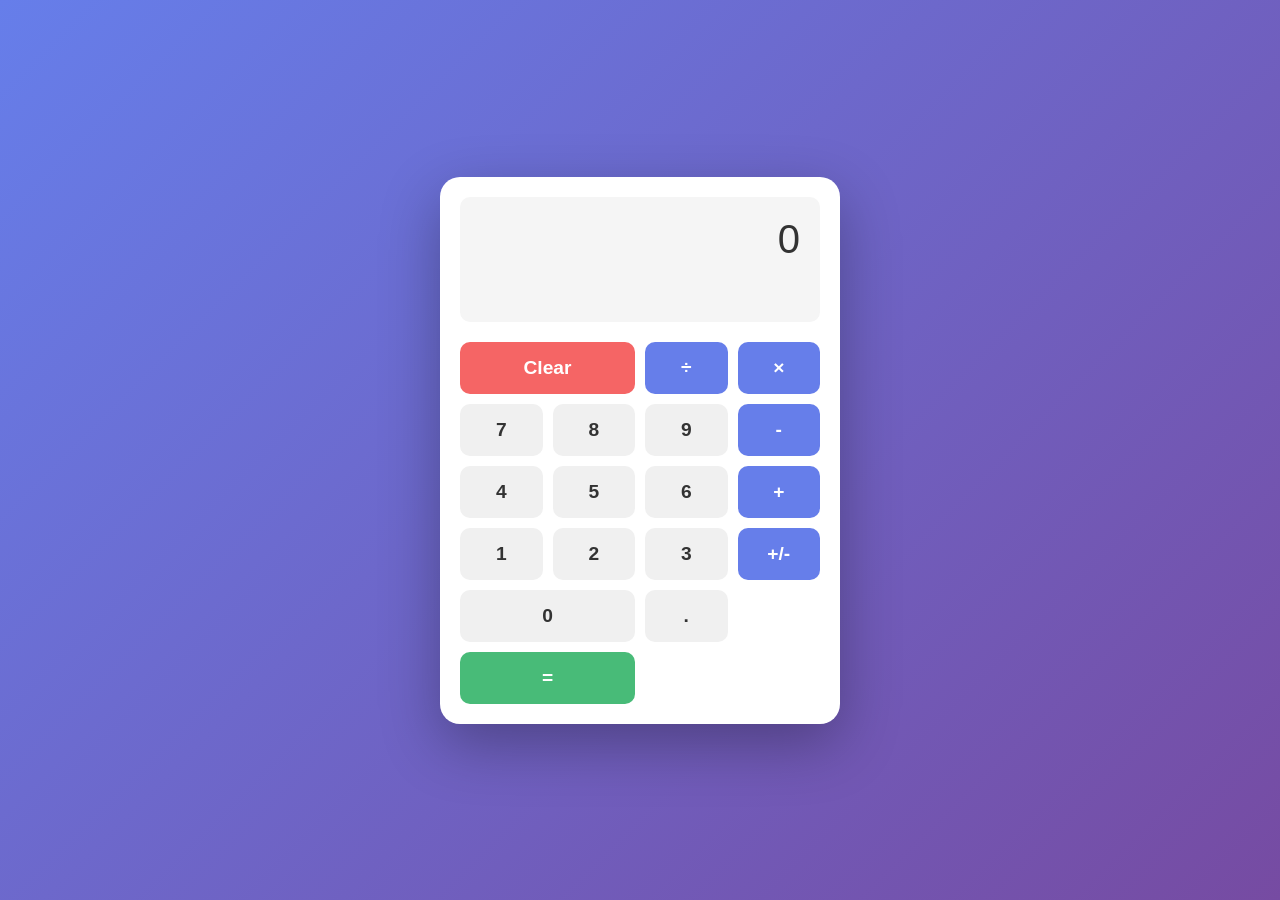
<file: static/index.html>
<!DOCTYPE html>
<html lang="en">
<head>
    <meta charset="UTF-8">
    <meta name="viewport" content="width=device-width, initial-scale=1.0">
    <title>Modern Calculator</title>
    <style>
        * {
            margin: 0;
            padding: 0;
            box-sizing: border-box;
        }

        body {
            font-family: -apple-system, BlinkMacSystemFont, 'Segoe UI', Roboto, Oxygen, Ubuntu, Cantarell, sans-serif;
            display: flex;
            justify-content: center;
            align-items: center;
            min-height: 100vh;
            background: linear-gradient(135deg, #667eea 0%, #764ba2 100%);
        }

        .calculator {
            background: white;
            border-radius: 20px;
            box-shadow: 0 20px 60px rgba(0, 0, 0, 0.3);
            padding: 20px;
            width: 100%;
            max-width: 400px;
        }

        .display {
            background: #f5f5f5;
            border-radius: 10px;
            padding: 20px;
            margin-bottom: 20px;
            text-align: right;
        }

        .display input {
            width: 100%;
            border: none;
            background: transparent;
            font-size: 2.5em;
            font-weight: 300;
            color: #333;
            outline: none;
            text-align: right;
        }

        .result {
            font-size: 1.2em;
            color: #667eea;
            min-height: 30px;
            margin-top: 10px;
            text-align: right;
            word-wrap: break-word;
        }

        .buttons {
            display: grid;
            grid-template-columns: repeat(4, 1fr);
            gap: 10px;
        }

        button {
            padding: 15px;
            border: none;
            border-radius: 10px;
            font-size: 1.2em;
            font-weight: 600;
            cursor: pointer;
            transition: all 0.2s;
            background: #f0f0f0;
            color: #333;
        }

        button:hover {
            background: #e0e0e0;
            transform: translateY(-2px);
        }

        button:active {
            transform: translateY(0);
        }

        button.operator {
            background: #667eea;
            color: white;
        }

        button.operator:hover {
            background: #5568d3;
        }

        button.equals {
            background: #48bb78;
            color: white;
            grid-column: span 2;
        }

        button.equals:hover {
            background: #38a169;
        }

        button.clear {
            background: #f56565;
            color: white;
            grid-column: span 2;
        }

        button.clear:hover {
            background: #e53e3e;
        }

        .error {
            color: #f56565;
        }

        .success {
            color: #48bb78;
        }
    </style>
</head>
<body>
    <div class="calculator">
        <div class="display">
            <input type="text" id="display" placeholder="0" readonly>
            <div class="result" id="result"></div>
        </div>
        <div class="buttons">
            <button class="clear" onclick="clearDisplay()">Clear</button>
            <button class="operator" onclick="appendOperator('/')">&divide;</button>
            <button class="operator" onclick="appendOperator('*')">&times;</button>
            
            <button onclick="appendNumber('7')">7</button>
            <button onclick="appendNumber('8')">8</button>
            <button onclick="appendNumber('9')">9</button>
            <button class="operator" onclick="appendOperator('-')">-</button>
            
            <button onclick="appendNumber('4')">4</button>
            <button onclick="appendNumber('5')">5</button>
            <button onclick="appendNumber('6')">6</button>
            <button class="operator" onclick="appendOperator('+')">+</button>
            
            <button onclick="appendNumber('1')">1</button>
            <button onclick="appendNumber('2')">2</button>
            <button onclick="appendNumber('3')">3</button>
            <button class="operator" onclick="toggleNegative()">+/-</button>
            
            <button onclick="appendNumber('0')" style="grid-column: span 2;">0</button>
            <button onclick="appendNumber('.')">.</button>
            <button class="equals" onclick="calculate()">=</button>
        </div>
    </div>

    <script>
        let display = document.getElementById('display');
        let resultDiv = document.getElementById('result');

        function appendNumber(num) {
            if (display.value === '0' && num !== '.') {
                display.value = num;
            } else if (num === '.' && display.value.includes('.')) {
                return;
            } else {
                display.value += num;
            }
            resultDiv.textContent = '';
        }

        function appendOperator(op) {
            if (display.value === '') return;
            if (['+', '-', '*', '/'].includes(display.value.slice(-1))) {
                display.value = display.value.slice(0, -1) + op;
            } else {
                display.value += op;
            }
            resultDiv.textContent = '';
        }

        function toggleNegative() {
            if (display.value === '' || display.value === '0') return;
            if (display.value.startsWith('-')) {
                display.value = display.value.substring(1);
            } else {
                display.value = '-' + display.value;
            }
        }

        function clearDisplay() {
            display.value = '0';
            resultDiv.textContent = '';
        }

        async function calculate() {
            const expression = display.value;
            if (expression === '' || expression === '0') return;

            try {
                const response = await fetch('/api/calc', {
                    method: 'POST',
                    headers: {
                        'Content-Type': 'application/json',
                    },
                    body: JSON.stringify({ expression: expression })
                });

                const data = await response.json();

                if (data.error) {
                    resultDiv.textContent = 'Error: ' + data.error;
                    resultDiv.className = 'result error';
                } else {
                    display.value = data.result;
                    resultDiv.textContent = '✓ Calculated';
                    resultDiv.className = 'result success';
                }
            } catch (error) {
                resultDiv.textContent = 'Error: ' + error.message;
                resultDiv.className = 'result error';
            }
        }

        // Allow Enter key for calculation
        display.addEventListener('keypress', (e) => {
            if (e.key === 'Enter') {
                calculate();
            }
        });

        // Initialize display
        clearDisplay();
    </script>
</body>
</html>
</file>
